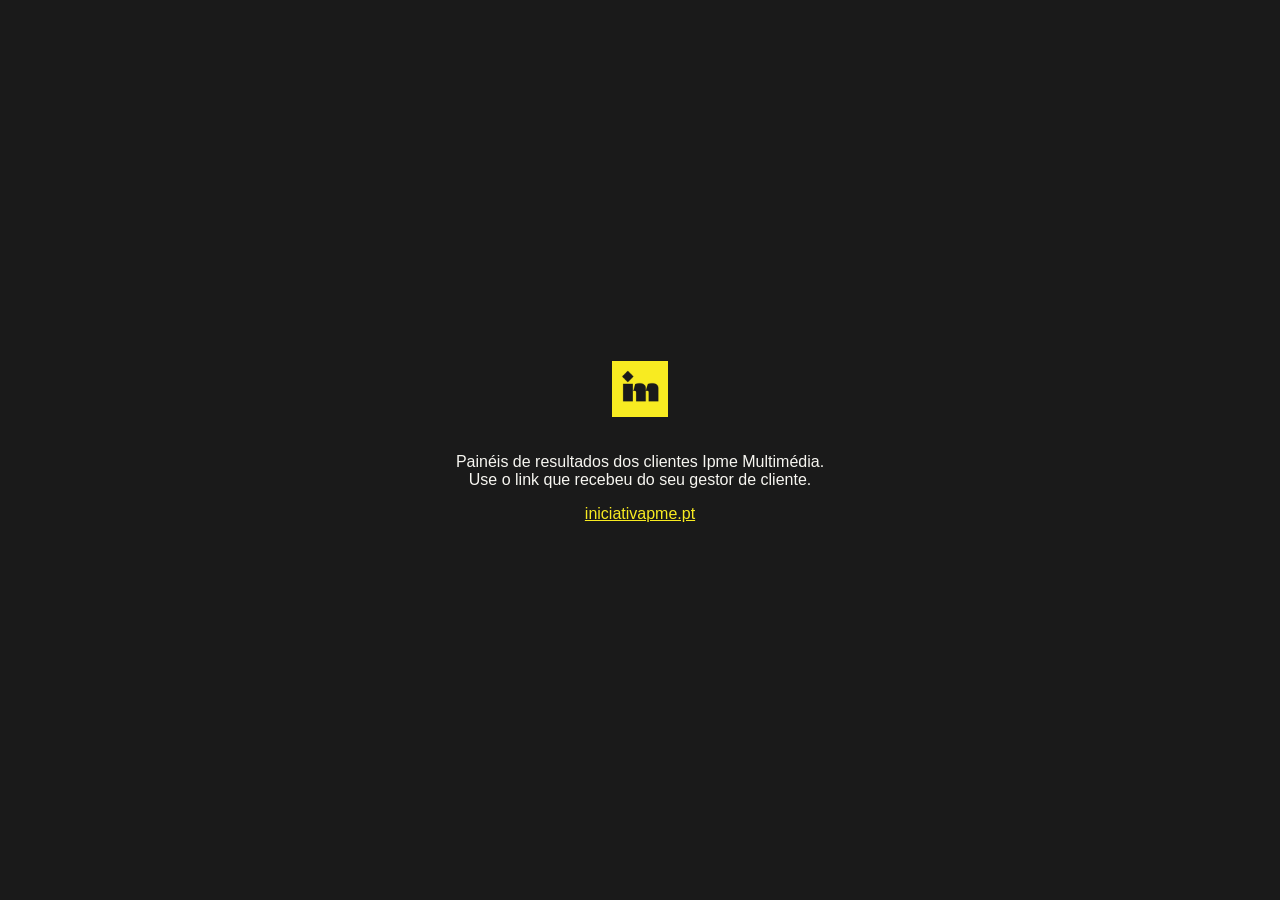
<file: index.html>
<!doctype html><html lang="pt-PT"><head><meta charset="utf-8"><meta name="viewport" content="width=device-width,initial-scale=1"><meta name="robots" content="noindex,nofollow"><title>Ipme Multimédia</title>
<style>body{margin:0;min-height:100vh;display:flex;align-items:center;justify-content:center;background:#1A1A1A;color:#F7F6F1;font:16px Inter,Arial,sans-serif;text-align:center}img{height:56px;margin-bottom:16px}a{color:#F8EB21}</style></head>
<body><div><img src="assets/im.png" alt="Ipme Multimédia"><p>Painéis de resultados dos clientes Ipme Multimédia.<br>Use o link que recebeu do seu gestor de cliente.</p><p><a href="https://www.iniciativapme.pt">iniciativapme.pt</a></p></div></body></html>
</file>
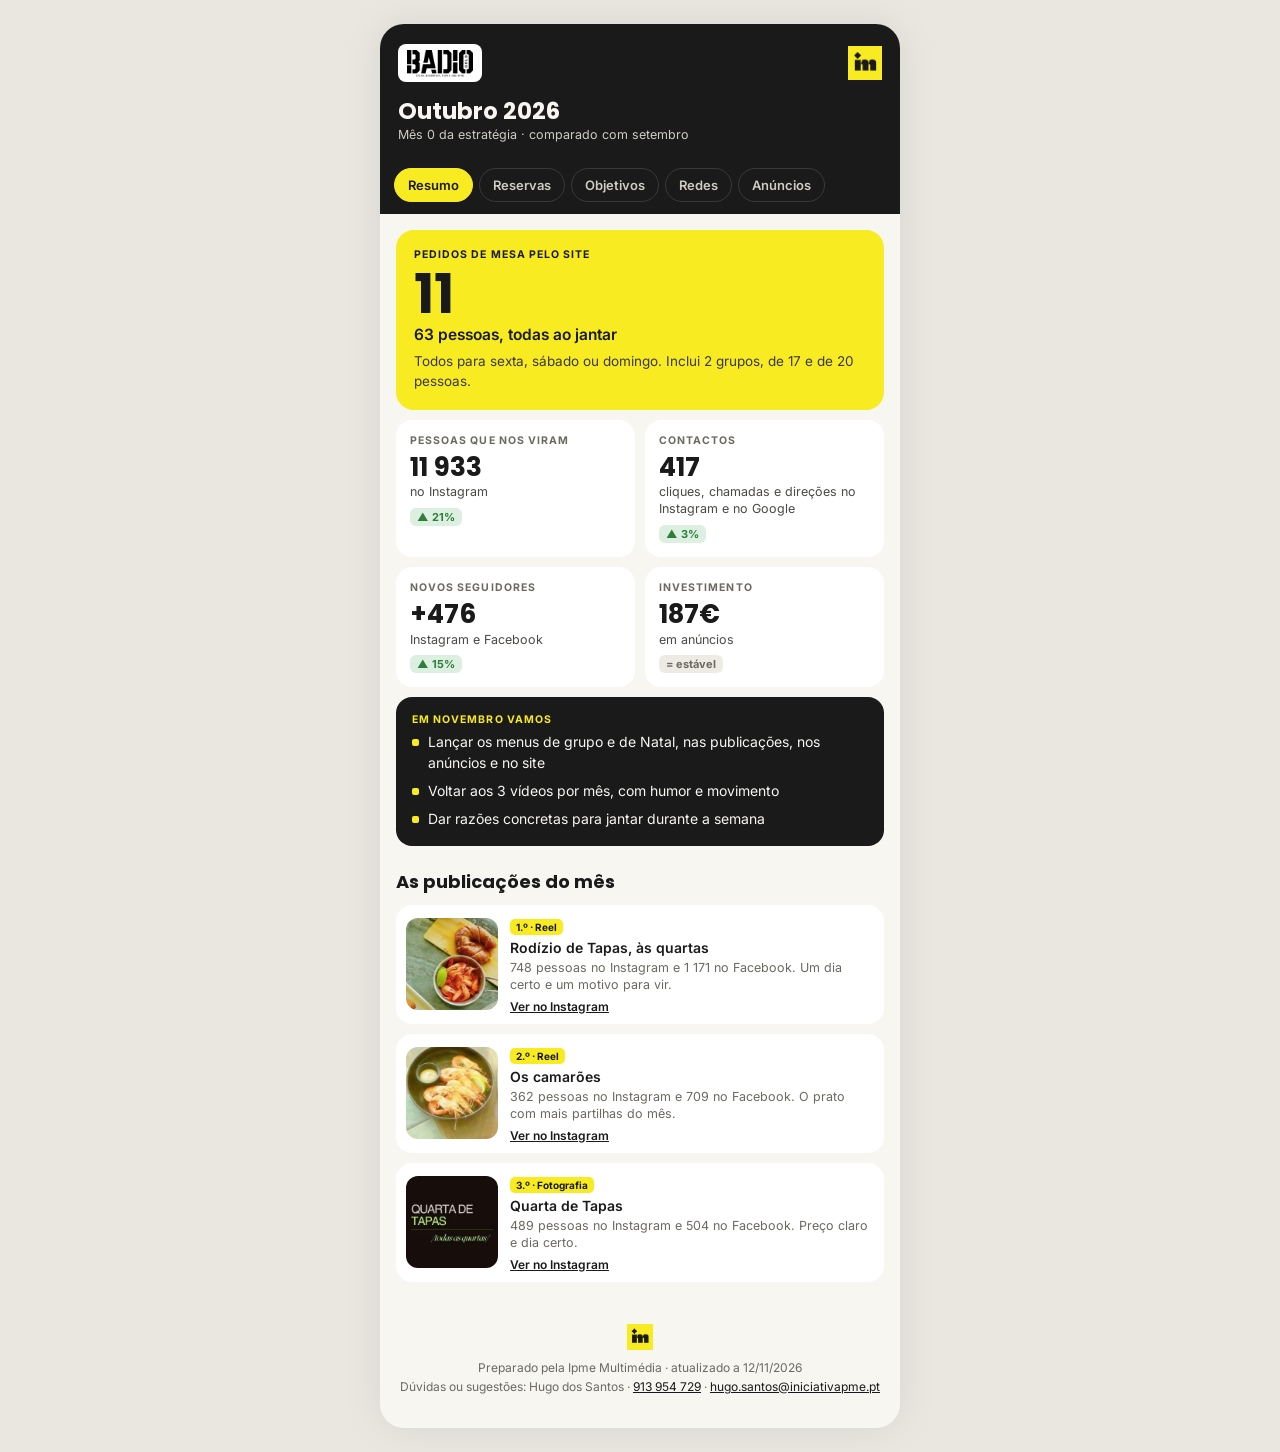
<file: badio-gondomar-fnab24/index.html>
<!doctype html>
<html lang="pt-PT"><head><meta charset="utf-8">
<meta name="viewport" content="width=device-width,initial-scale=1">
<meta name="robots" content="noindex,nofollow">
<meta name="theme-color" content="#1A1A1A">
<title>Badio Gold Gondomar · Resultados · Ipme Multimédia</title>
<link rel="icon" href="../assets/im.png">
<link rel="preconnect" href="https://fonts.googleapis.com"><link rel="preconnect" href="https://fonts.gstatic.com" crossorigin>
<link href="https://fonts.googleapis.com/css2?family=Inter:wght@400;500;600;700&family=Poppins:wght@600;700&display=swap" rel="stylesheet">
<link rel="stylesheet" href="../assets/painel.css">
</head><body><div class="app" id="app"></div>
<script src="dados.js"></script><script src="../assets/painel.js"></script>
</body></html>
</file>
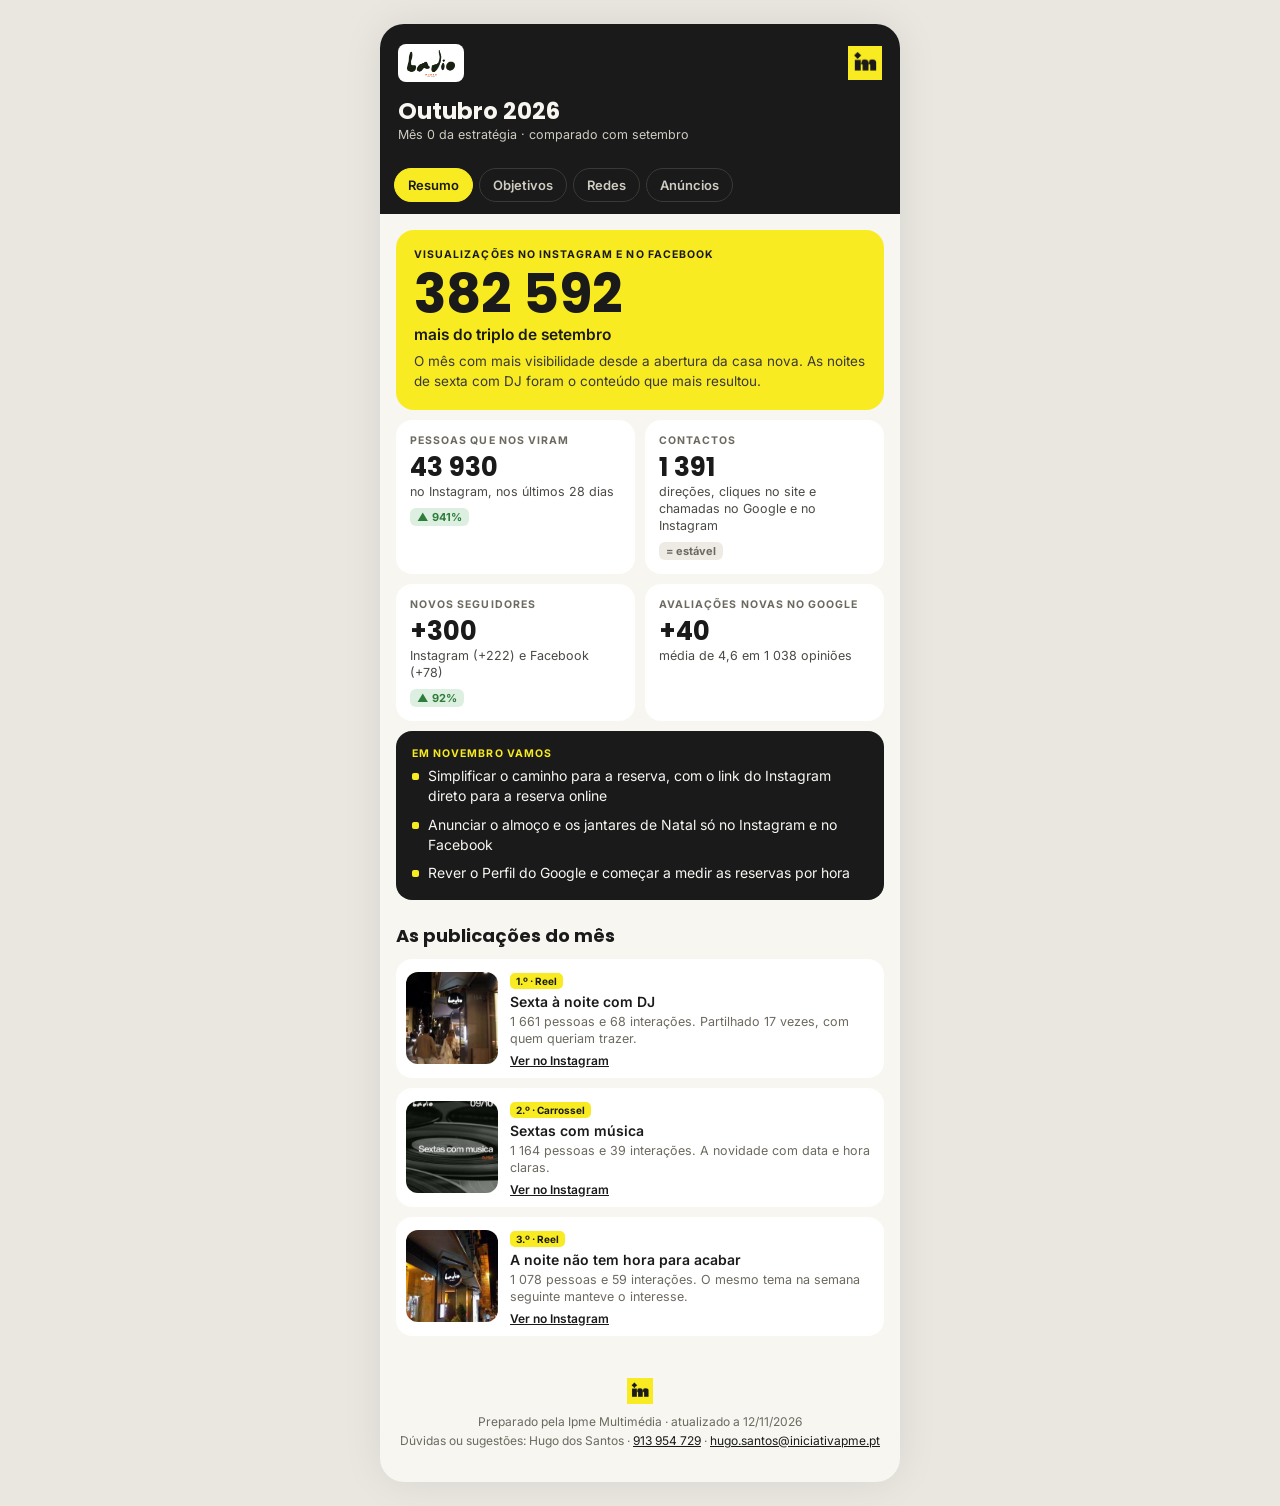
<file: badio-porto-ox5yru/index.html>
<!doctype html>
<html lang="pt-PT"><head><meta charset="utf-8">
<meta name="viewport" content="width=device-width,initial-scale=1">
<meta name="robots" content="noindex,nofollow">
<meta name="theme-color" content="#1A1A1A">
<title>Badio Porto · Resultados · Ipme Multimédia</title>
<link rel="icon" href="../assets/im.png">
<link rel="preconnect" href="https://fonts.googleapis.com"><link rel="preconnect" href="https://fonts.gstatic.com" crossorigin>
<link href="https://fonts.googleapis.com/css2?family=Inter:wght@400;500;600;700&family=Poppins:wght@600;700&display=swap" rel="stylesheet">
<link rel="stylesheet" href="../assets/painel.css">
</head><body><div class="app" id="app"></div>
<script src="dados.js"></script><script src="../assets/painel.js"></script>
</body></html>
</file>
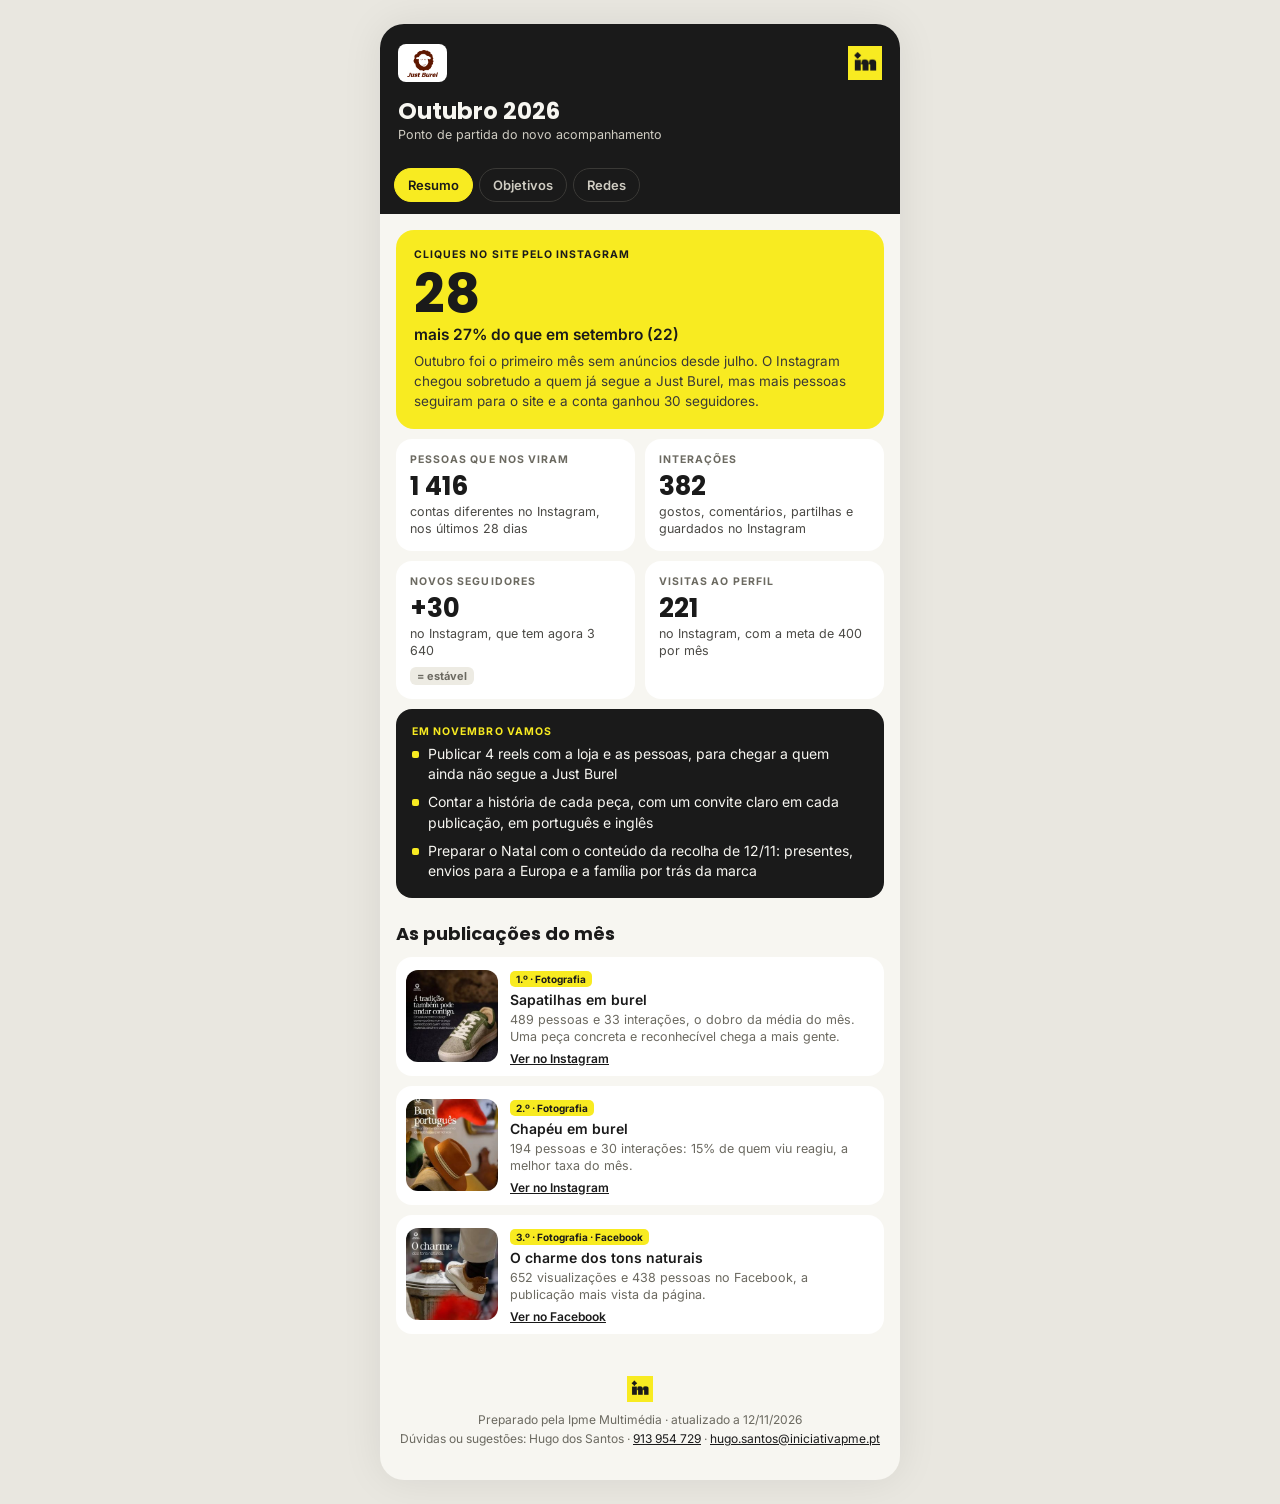
<file: justburel-dc7g1a/index.html>
<!doctype html>
<html lang="pt-PT"><head><meta charset="utf-8">
<meta name="viewport" content="width=device-width,initial-scale=1">
<meta name="robots" content="noindex,nofollow">
<meta name="theme-color" content="#1A1A1A">
<title>Just Burel · Resultados · Ipme Multimédia</title>
<link rel="icon" href="../assets/im.png">
<link rel="preconnect" href="https://fonts.googleapis.com"><link rel="preconnect" href="https://fonts.gstatic.com" crossorigin>
<link href="https://fonts.googleapis.com/css2?family=Inter:wght@400;500;600;700&family=Poppins:wght@600;700&display=swap" rel="stylesheet">
<link rel="stylesheet" href="../assets/painel.css">
</head><body><div class="app" id="app"></div>
<script src="dados.js"></script><script src="../assets/painel.js"></script>
</body></html>
</file>
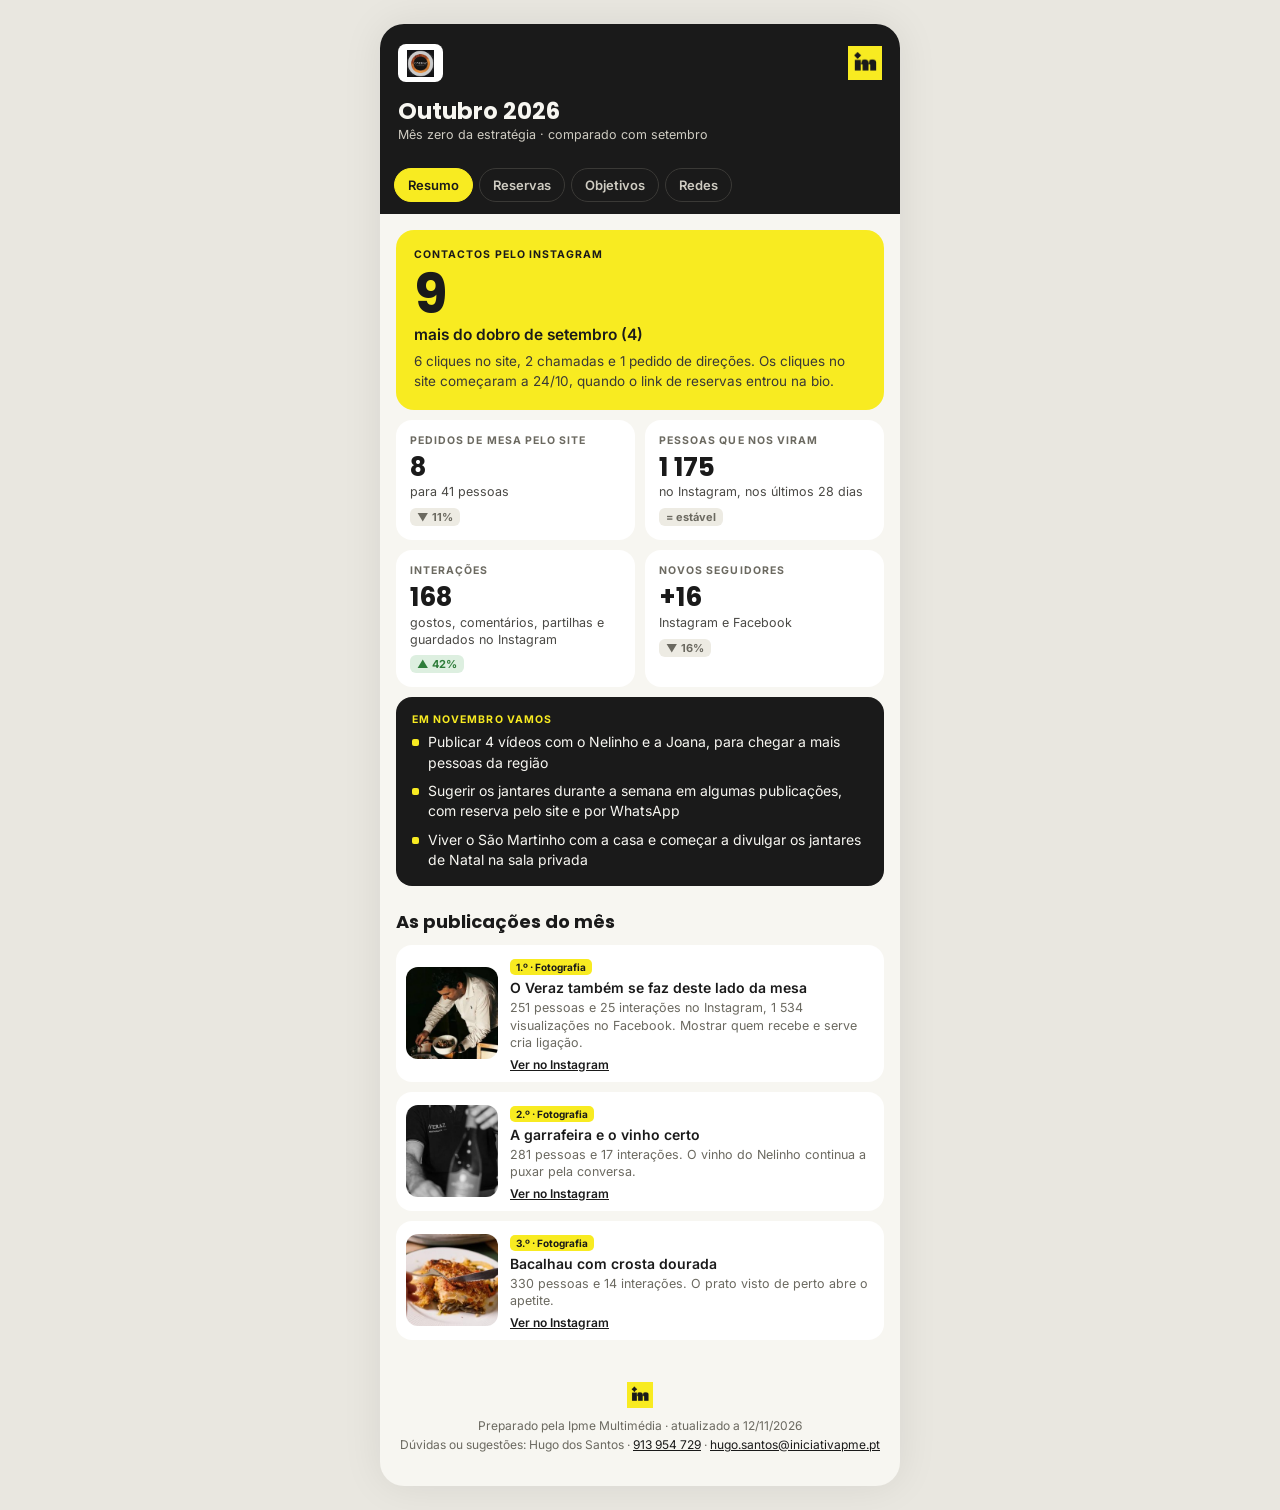
<file: o-veraz-dva6ue/index.html>
<!doctype html>
<html lang="pt-PT"><head><meta charset="utf-8">
<meta name="viewport" content="width=device-width,initial-scale=1">
<meta name="robots" content="noindex,nofollow">
<meta name="theme-color" content="#1A1A1A">
<title>O Veraz · Resultados · Ipme Multimédia</title>
<link rel="icon" href="../assets/im.png">
<link rel="preconnect" href="https://fonts.googleapis.com"><link rel="preconnect" href="https://fonts.gstatic.com" crossorigin>
<link href="https://fonts.googleapis.com/css2?family=Inter:wght@400;500;600;700&family=Poppins:wght@600;700&display=swap" rel="stylesheet">
<link rel="stylesheet" href="../assets/painel.css">
</head><body><div class="app" id="app"></div>
<script src="dados.js"></script><script src="../assets/painel.js"></script>
</body></html>
</file>
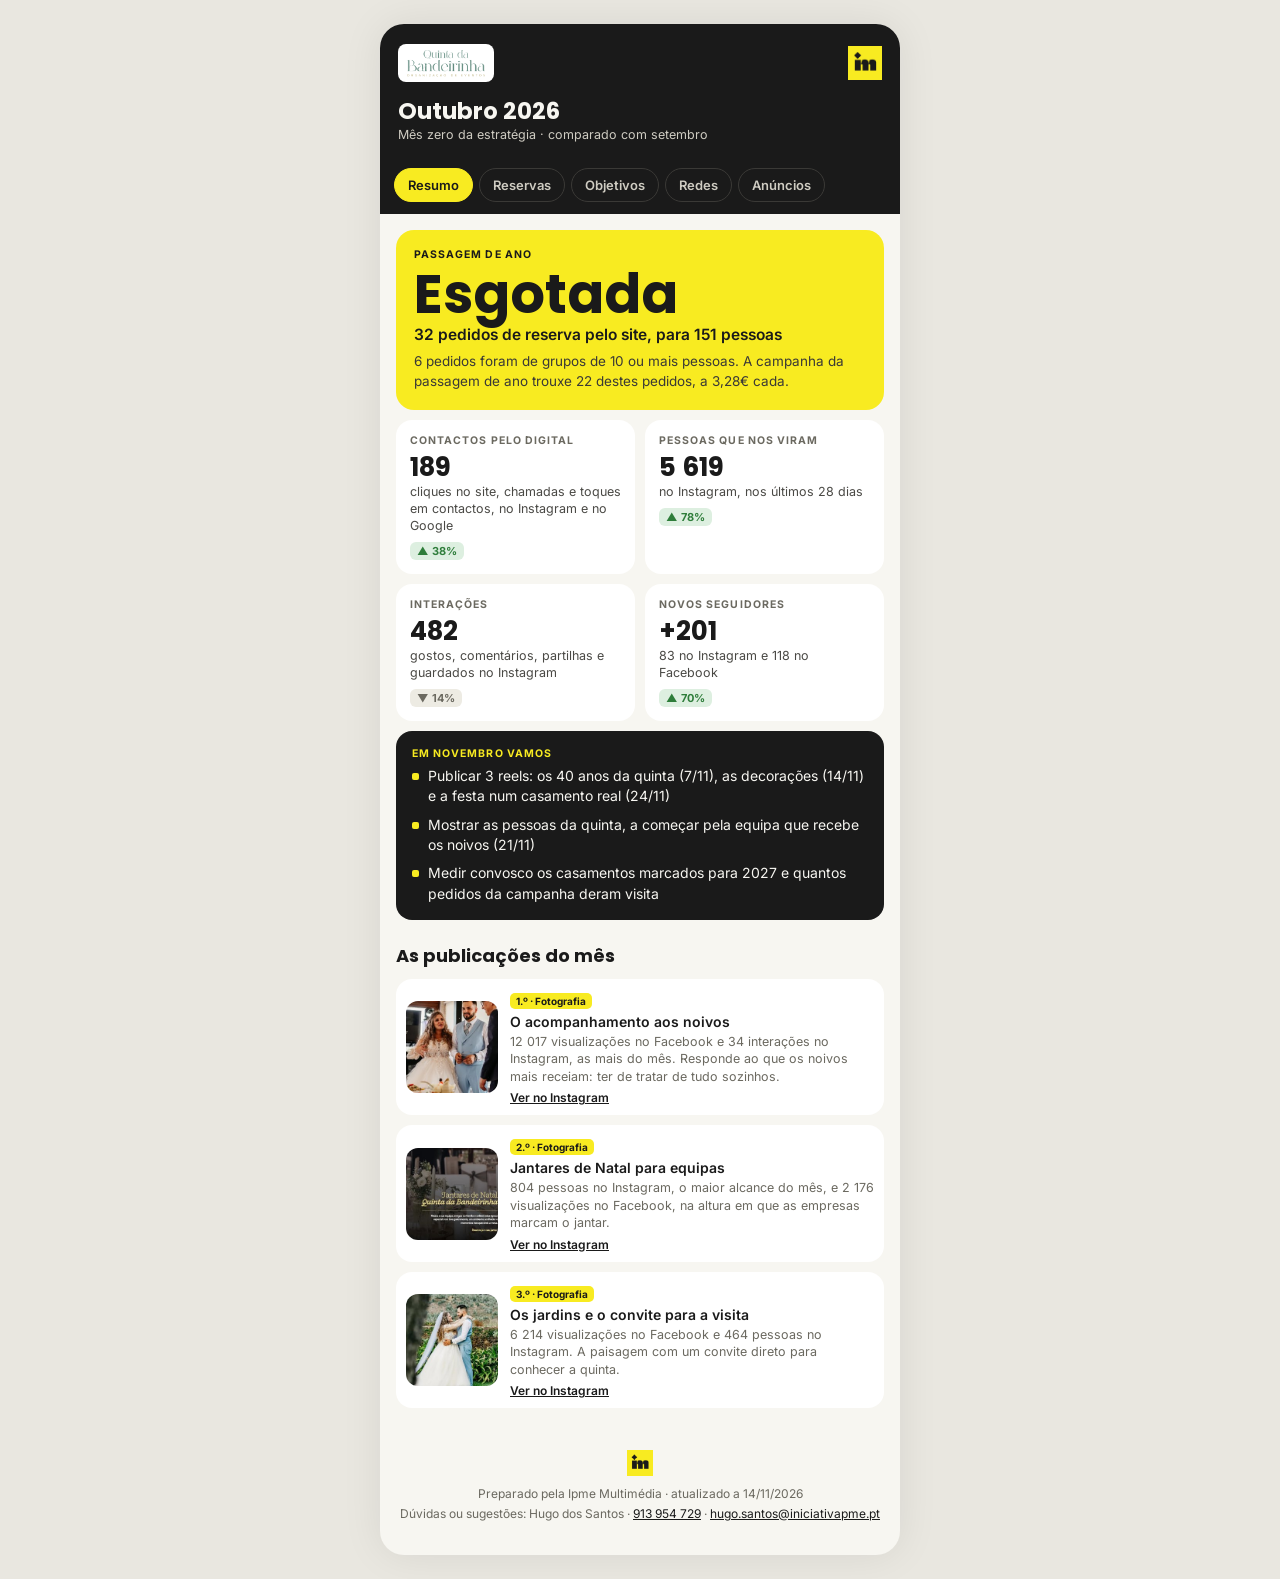
<file: quinta-bandeirinha-jdweqk/index.html>
<!doctype html>
<html lang="pt-PT"><head><meta charset="utf-8">
<meta name="viewport" content="width=device-width,initial-scale=1">
<meta name="robots" content="noindex,nofollow">
<meta name="theme-color" content="#1A1A1A">
<title>Quinta da Bandeirinha · Resultados · Ipme Multimédia</title>
<link rel="icon" href="../assets/im.png">
<link rel="preconnect" href="https://fonts.googleapis.com"><link rel="preconnect" href="https://fonts.gstatic.com" crossorigin>
<link href="https://fonts.googleapis.com/css2?family=Inter:wght@400;500;600;700&family=Poppins:wght@600;700&display=swap" rel="stylesheet">
<link rel="stylesheet" href="../assets/painel.css">
</head><body><div class="app" id="app"></div>
<script src="dados.js"></script><script src="../assets/painel.js"></script>
</body></html>
</file>
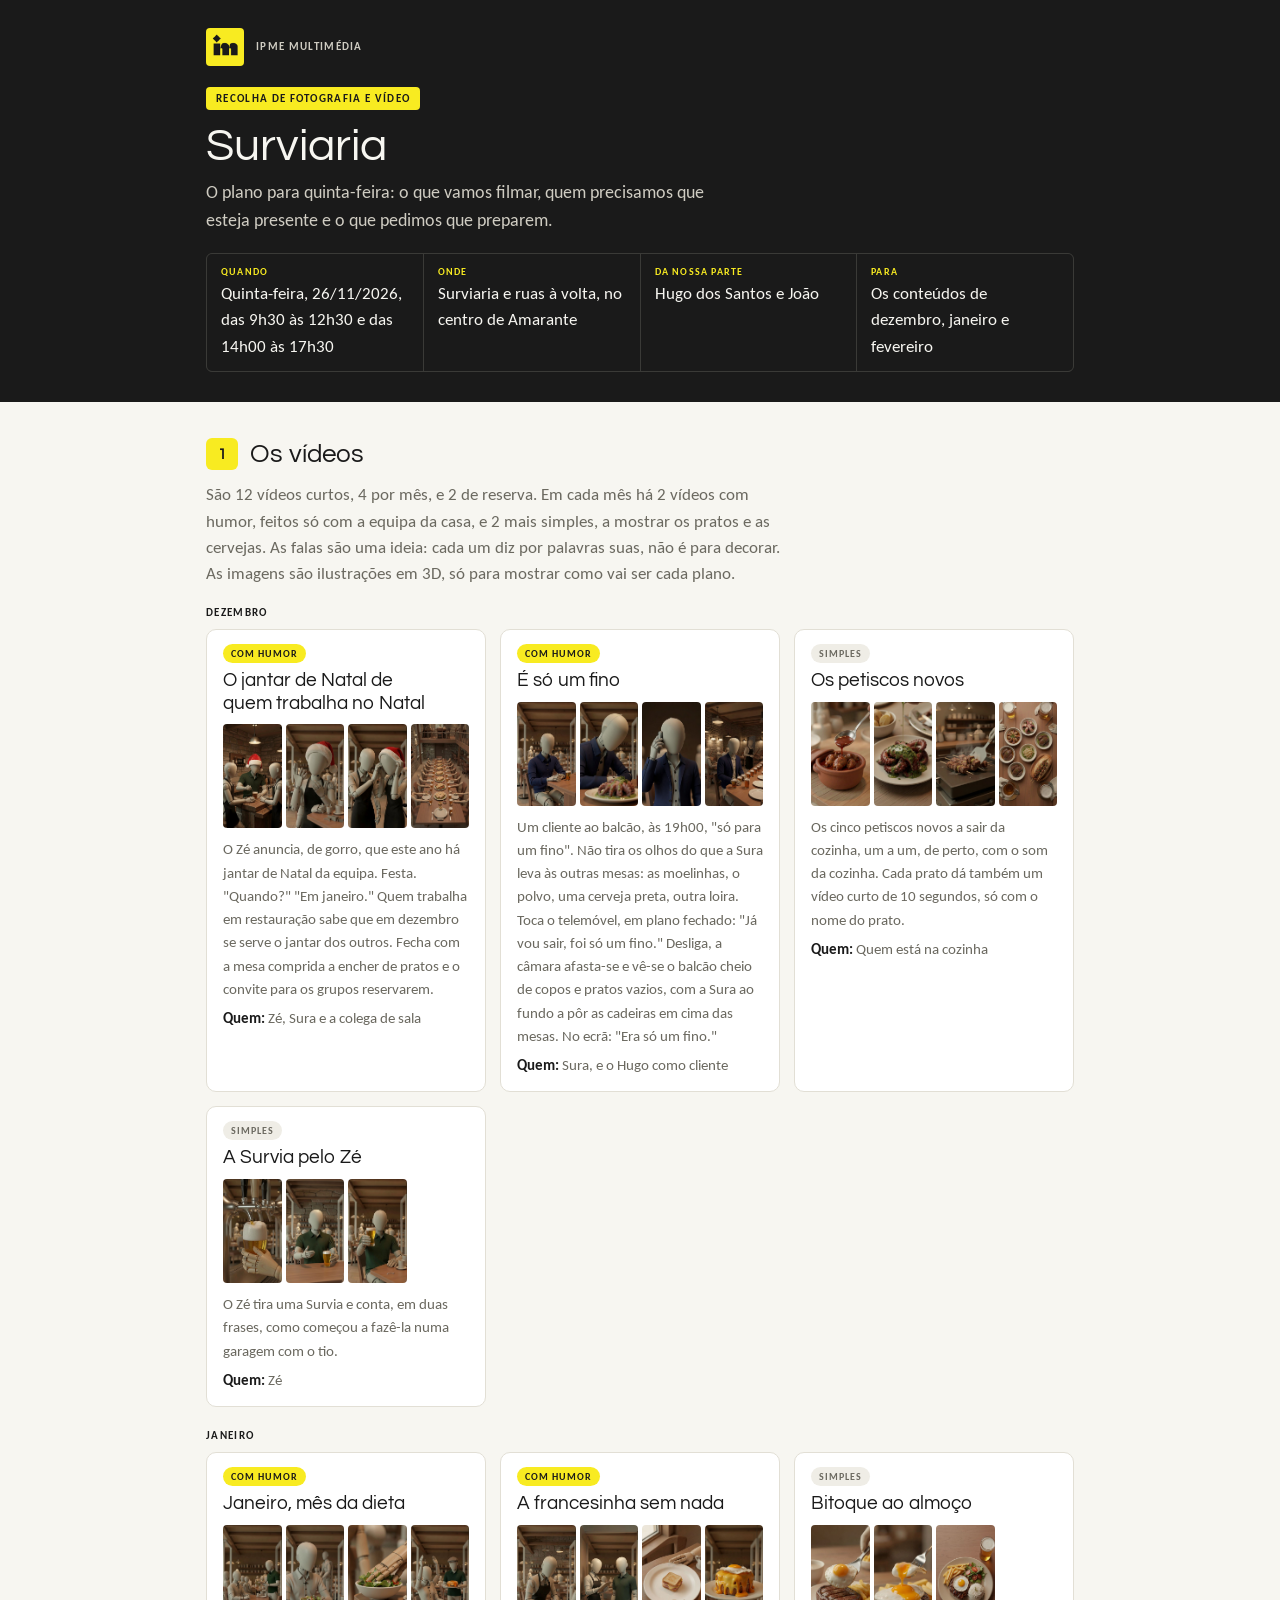
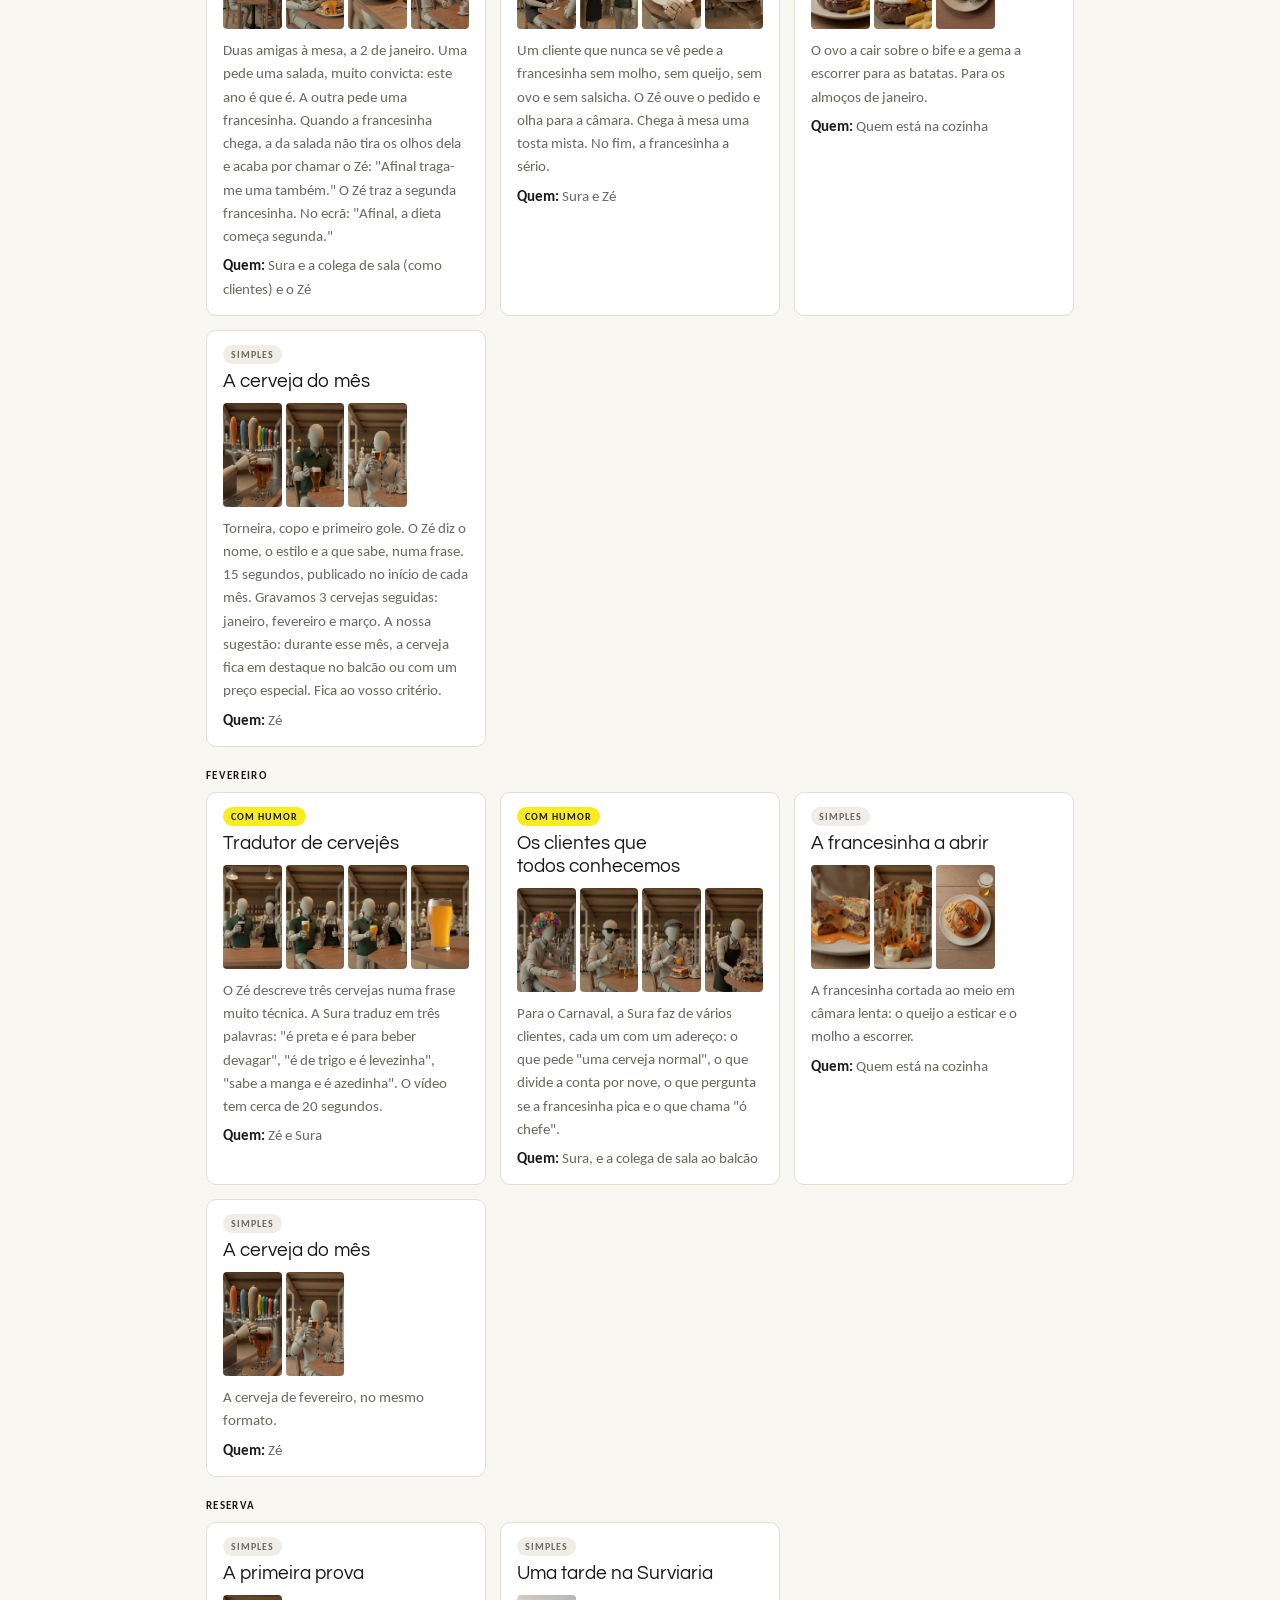
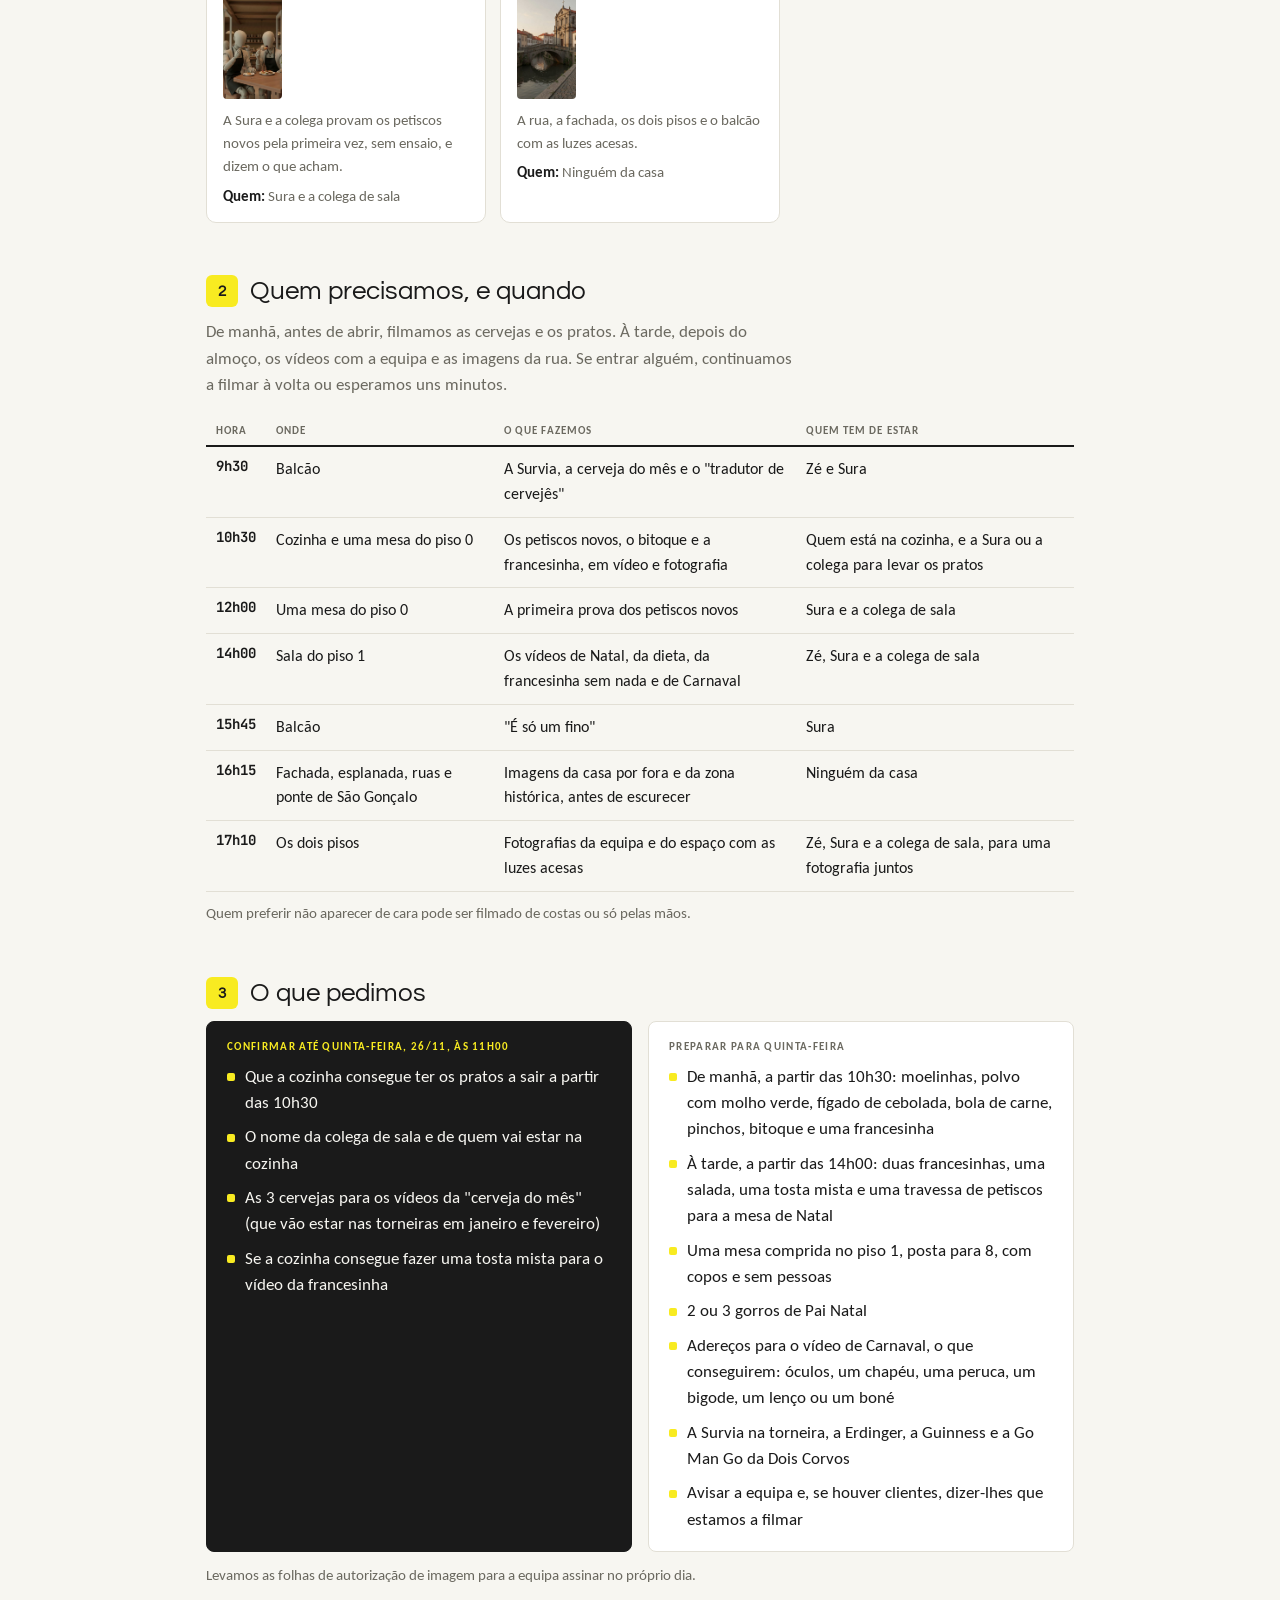
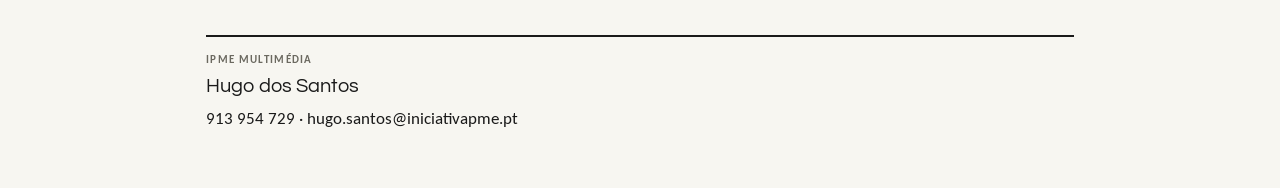
<file: recolhas/surviaria-x5njun/index.html>
<!doctype html>
<html lang="pt-PT"><head><meta charset="utf-8"><meta name="viewport" content="width=device-width,initial-scale=1,viewport-fit=cover">
<title>Recolha Surviaria</title>
<meta name="robots" content="noindex,nofollow">
<link rel="preconnect" href="https://fonts.googleapis.com">
<link rel="stylesheet" href="https://fonts.googleapis.com/css2?family=Questrial&family=Carlito:wght@400;700&family=JetBrains+Mono:wght@500;700&display=swap">
<style>
:root{
  --bg:#F7F6F1; --surface:#FFFFFF; --ink:#1A1A1A; --muted:#6B6960; --line:#E2DFD5; --soft:#EFEDE6;
  --yellow:#F8EB21; --band:#1A1A1A; --band-ink:#F7F6F1; --band-muted:#CFCCC2;
  --f-display:'Questrial','Century Gothic','URW Gothic',Arial,sans-serif;
  --f-body:'Carlito',Calibri,'Lato',Arial,sans-serif;
  --f-mono:'JetBrains Mono',ui-monospace,Menlo,Consolas,monospace;
  color-scheme:light;
}
@media (prefers-color-scheme:dark){:root:not([data-theme="light"]){
  --bg:#141413; --surface:#1E1E1C; --ink:#F2F0E9; --muted:#A9A69C; --line:#34332F; --soft:#26251F; --band:#0B0B0A; --band-ink:#F2F0E9; color-scheme:dark}}
:root[data-theme="dark"]{
  --bg:#141413; --surface:#1E1E1C; --ink:#F2F0E9; --muted:#A9A69C; --line:#34332F; --soft:#26251F; --band:#0B0B0A; --band-ink:#F2F0E9; color-scheme:dark}
*{box-sizing:border-box}
body{margin:0;background:var(--bg);color:var(--ink);font:17px/1.55 var(--f-body)}
body::before{content:"";position:fixed;inset:0 0 auto;height:env(safe-area-inset-top,0px);z-index:10;background:var(--band)}
img{max-width:100%;display:block}
.wrap{max-width:900px;margin:0 auto;padding-left:max(16px,env(safe-area-inset-left,0px));padding-right:max(16px,env(safe-area-inset-right,0px))}
h1,h2,h3{font-family:var(--f-display);font-weight:400;margin:0;text-wrap:balance}
p{margin:0}
.k{font:700 11px/1.2 var(--f-body);letter-spacing:.12em;text-transform:uppercase;color:var(--muted)}
.note{font-size:15px;color:var(--muted)}
.band{background:var(--band);color:var(--band-ink)}
.band .wrap{padding-block:28px 30px;display:grid;gap:18px}
.brand{display:flex;align-items:center;gap:12px}
.brand img{width:38px;height:38px;border-radius:4px}
.brand span{font:700 11px/1.3 var(--f-body);letter-spacing:.12em;text-transform:uppercase;color:var(--band-muted)}
.tag{display:inline-block;background:var(--yellow);color:#1A1A1A;font:700 11px var(--f-body);letter-spacing:.12em;text-transform:uppercase;padding:5px 10px;border-radius:4px}
.band h1{font-size:clamp(30px,5vw,46px);line-height:1.06;margin-top:12px}
.band .sub{color:var(--band-muted);font-size:18px;margin-top:8px;max-width:60ch}
.facts{display:grid;grid-template-columns:repeat(auto-fit,minmax(170px,1fr));gap:1px;background:#3A3A37;border:1px solid #3A3A37;border-radius:6px;overflow:hidden}
.facts div{background:var(--band);padding:11px 14px}
.facts b{display:block;font:700 10px var(--f-body);letter-spacing:.12em;text-transform:uppercase;color:var(--yellow);margin-bottom:3px}
main .wrap{padding-block:32px 56px;display:grid;gap:48px}
main .wrap>*{min-width:0}
.sec-h{display:flex;align-items:center;gap:12px;margin-bottom:8px}
.sec-h .n{width:32px;height:32px;border-radius:6px;background:var(--yellow);color:#1A1A1A;display:grid;place-items:center;font:700 15px var(--f-display);flex:none}
.sec-h h2{font-size:26px}
.lead{color:var(--muted);max-width:66ch;margin:2px 0 18px}
.month{margin-top:22px}
.month:first-of-type{margin-top:0}
.month>.k{margin-bottom:10px;color:var(--ink)}
.cards{display:grid;grid-template-columns:repeat(auto-fill,minmax(260px,1fr));gap:14px}
.card{background:var(--surface);border:1px solid var(--line);border-radius:10px;padding:14px 16px;display:grid;gap:6px;align-content:start}
.card .top{display:flex;align-items:center;gap:8px;flex-wrap:wrap}
.pill{font:700 10px var(--f-body);letter-spacing:.1em;text-transform:uppercase;padding:3px 8px;border-radius:20px;background:var(--soft);color:var(--muted)}
.pill.hum{background:var(--yellow);color:#1A1A1A}
.card h3{font-size:19px;line-height:1.2}
.strip{display:grid;grid-template-columns:repeat(4,1fr);gap:4px;margin:4px 0}
.strip img{width:100%;aspect-ratio:9/16;object-fit:cover;border-radius:4px;background:var(--soft)}
.card .who{font-size:15px;color:var(--muted)}
.card .who b{color:var(--ink);font-weight:700}
table{width:100%;border-collapse:collapse;font-size:16px}
th{font:700 11px var(--f-body);letter-spacing:.1em;text-transform:uppercase;color:var(--muted);text-align:left;padding:8px 10px;border-bottom:2px solid var(--ink)}
td{padding:10px;border-bottom:1px solid var(--line);vertical-align:top}
td.h{font:700 14px var(--f-mono);white-space:nowrap}
.tablewrap{overflow-x:auto}
.two{display:grid;grid-template-columns:1fr 1fr;gap:16px}
.box{background:var(--surface);border:1px solid var(--line);border-radius:8px;padding:18px 20px}
.box.dark{background:var(--band);color:var(--band-ink);border-color:var(--band)}
.box.dark .k{color:var(--yellow)}
ul.l{list-style:none;margin:10px 0 0;padding:0;display:grid;gap:8px}
ul.l li{padding-left:18px;position:relative}
ul.l li:before{content:"";position:absolute;left:0;top:.55em;width:8px;height:8px;background:var(--yellow);border-radius:2px}
.sign{border-top:2px solid var(--ink);padding-top:16px;display:grid;gap:4px}
.sign b{font-family:var(--f-display);font-weight:400;font-size:20px}
@media (max-width:700px){.two{grid-template-columns:1fr}}
</style></head><body>

<header class="band">
  <div class="wrap">
    <div class="brand"><img src="img/ipme.png" alt="Ipme Multimédia"><span>Ipme Multimédia</span></div>
    <div>
      <span class="tag">Recolha de fotografia e vídeo</span>
      <h1>Surviaria</h1>
      <p class="sub">O plano para quinta-feira: o que vamos filmar, quem precisamos que esteja presente e o que pedimos que preparem.</p>
    </div>
    <div class="facts">
      <div><b>Quando</b>Quinta-feira, 26/11/2026, das 9h30 às 12h30 e das 14h00 às 17h30</div>
      <div><b>Onde</b>Surviaria e ruas à volta, no centro de Amarante</div>
      <div><b>Da nossa parte</b>Hugo dos Santos e João</div>
      <div><b>Para</b>Os conteúdos de dezembro, janeiro e fevereiro</div>
    </div>
  </div>
</header>

<main>
<div class="wrap">

  <section>
    <div class="sec-h"><span class="n">1</span><h2>Os vídeos</h2></div>
    <p class="lead">São 12 vídeos curtos, 4 por mês, e 2 de reserva. Em cada mês há 2 vídeos com humor, feitos só com a equipa da casa, e 2 mais simples, a mostrar os pratos e as cervejas. As falas são uma ideia: cada um diz por palavras suas, não é para decorar. As imagens são ilustrações em 3D, só para mostrar como vai ser cada plano.</p>
    <div id="meses"></div>
  </section>

  <section>
    <div class="sec-h"><span class="n">2</span><h2>Quem precisamos, e quando</h2></div>
    <p class="lead">De manhã, antes de abrir, filmamos as cervejas e os pratos. À tarde, depois do almoço, os vídeos com a equipa e as imagens da rua. Se entrar alguém, continuamos a filmar à volta ou esperamos uns minutos.</p>
    <div class="tablewrap"><table>
      <thead><tr><th>Hora</th><th>Onde</th><th>O que fazemos</th><th>Quem tem de estar</th></tr></thead>
      <tbody>
        <tr><td class="h">9h30</td><td>Balcão</td><td>A Survia, a cerveja do mês e o "tradutor de cervejês"</td><td>Zé e Sura</td></tr>
        <tr><td class="h">10h30</td><td>Cozinha e uma mesa do piso 0</td><td>Os petiscos novos, o bitoque e a francesinha, em vídeo e fotografia</td><td>Quem está na cozinha, e a Sura ou a colega para levar os pratos</td></tr>
        <tr><td class="h">12h00</td><td>Uma mesa do piso 0</td><td>A primeira prova dos petiscos novos</td><td>Sura e a colega de sala</td></tr>
        <tr><td class="h">14h00</td><td>Sala do piso 1</td><td>Os vídeos de Natal, da dieta, da francesinha sem nada e de Carnaval</td><td>Zé, Sura e a colega de sala</td></tr>
        <tr><td class="h">15h45</td><td>Balcão</td><td>"É só um fino"</td><td>Sura</td></tr>
        <tr><td class="h">16h15</td><td>Fachada, esplanada, ruas e ponte de São Gonçalo</td><td>Imagens da casa por fora e da zona histórica, antes de escurecer</td><td>Ninguém da casa</td></tr>
        <tr><td class="h">17h10</td><td>Os dois pisos</td><td>Fotografias da equipa e do espaço com as luzes acesas</td><td>Zé, Sura e a colega de sala, para uma fotografia juntos</td></tr>
      </tbody>
    </table></div>
    <p class="note" style="margin-top:10px">Quem preferir não aparecer de cara pode ser filmado de costas ou só pelas mãos.</p>
  </section>

  <section>
    <div class="sec-h"><span class="n">3</span><h2>O que pedimos</h2></div>
    <div class="two">
      <div class="box dark">
        <p class="k">Confirmar até quinta-feira, 26/11, às 11h00</p>
        <ul class="l">
          <li>Que a cozinha consegue ter os pratos a sair a partir das 10h30</li>
          <li>O nome da colega de sala e de quem vai estar na cozinha</li>
          <li>As 3 cervejas para os vídeos da "cerveja do mês" (que vão estar nas torneiras em janeiro e fevereiro)</li>
          <li>Se a cozinha consegue fazer uma tosta mista para o vídeo da francesinha</li>
        </ul>
      </div>
      <div class="box">
        <p class="k">Preparar para quinta-feira</p>
        <ul class="l">
          <li>De manhã, a partir das 10h30: moelinhas, polvo com molho verde, fígado de cebolada, bola de carne, pinchos, bitoque e uma francesinha</li><li>À tarde, a partir das 14h00: duas francesinhas, uma salada, uma tosta mista e uma travessa de petiscos para a mesa de Natal</li>
          <li>Uma mesa comprida no piso 1, posta para 8, com copos e sem pessoas</li>
          <li>2 ou 3 gorros de Pai Natal</li>
          <li>Adereços para o vídeo de Carnaval, o que conseguirem: óculos, um chapéu, uma peruca, um bigode, um lenço ou um boné</li>
          <li>A Survia na torneira, a Erdinger, a Guinness e a Go Man Go da Dois Corvos</li>
          <li>Avisar a equipa e, se houver clientes, dizer-lhes que estamos a filmar</li>
        </ul>
      </div>
    </div>
    <p class="note" style="margin-top:12px">Levamos as folhas de autorização de imagem para a equipa assinar no próprio dia.</p>
  </section>

  <div class="sign">
    <p class="k">Ipme Multimédia</p>
    <b>Hugo dos Santos</b>
    <p>913 954 729 · hugo.santos@iniciativapme.pt</p>
  </div>

</div>
</main>

<script>
const MESES=[
 {m:'Dezembro',r:[
  {i:['r1-1', 'r1-3', 'r1-4', 'r1-5'],t:'O jantar de Natal de quem trabalha no Natal',h:1,w:'O Zé anuncia, de gorro, que este ano há jantar de Natal da equipa. Festa. "Quando?" "Em janeiro." Quem trabalha em restauração sabe que em dezembro se serve o jantar dos outros. Fecha com a mesa comprida a encher de pratos e o convite para os grupos reservarem.',p:'Zé, Sura e a colega de sala'},
  {i:['r2-1', 'r2-3', 'r2-7', 'r2-8'],t:'É só um fino',h:1,w:'Um cliente ao balcão, às 19h00, "só para um fino". Não tira os olhos do que a Sura leva às outras mesas: as moelinhas, o polvo, uma cerveja preta, outra loira. Toca o telemóvel, em plano fechado: "Já vou sair, foi só um fino." Desliga, a câmara afasta-se e vê-se o balcão cheio de copos e pratos vazios, com a Sura ao fundo a pôr as cadeiras em cima das mesas. No ecrã: "Era só um fino."',p:'Sura, e o Hugo como cliente'},
  {i:['r3-1', 'r3-2', 'r3-5', 'r3-6'],t:'Os petiscos novos',h:0,w:'Os cinco petiscos novos a sair da cozinha, um a um, de perto, com o som da cozinha. Cada prato dá também um vídeo curto de 10 segundos, só com o nome do prato.',p:'Quem está na cozinha'},
  {i:['r4-1', 'r4-2', 'r4-3'],t:'A Survia pelo Zé',h:0,w:'O Zé tira uma Survia e conta, em duas frases, como começou a fazê-la numa garagem com o tio.',p:'Zé'}]},
 {m:'Janeiro',r:[
  {i:['r5-1', 'r5-3', 'r5-4', 'r5-5'],t:'Janeiro, mês da dieta',h:1,w:'Duas amigas à mesa, a 2 de janeiro. Uma pede uma salada, muito convicta: este ano é que é. A outra pede uma francesinha. Quando a francesinha chega, a da salada não tira os olhos dela e acaba por chamar o Zé: "Afinal traga-me uma também." O Zé traz a segunda francesinha. No ecrã: "Afinal, a dieta começa segunda."',p:'Sura e a colega de sala (como clientes) e o Zé'},
  {i:['r6-1', 'r6-3', 'r6-4', 'r6-5'],t:'A francesinha sem nada',h:1,w:'Um cliente que nunca se vê pede a francesinha sem molho, sem queijo, sem ovo e sem salsicha. O Zé ouve o pedido e olha para a câmara. Chega à mesa uma tosta mista. No fim, a francesinha a sério.',p:'Sura e Zé'},
  {i:['r7-1', 'r7-2', 'r7-3'],t:'Bitoque ao almoço',h:0,w:'O ovo a cair sobre o bife e a gema a escorrer para as batatas. Para os almoços de janeiro.',p:'Quem está na cozinha'},
  {i:['r8-1', 'r8-2', 'r8-3'],t:'A cerveja do mês',h:0,w:'Torneira, copo e primeiro gole. O Zé diz o nome, o estilo e a que sabe, numa frase. 15 segundos, publicado no início de cada mês. Gravamos 3 cervejas seguidas: janeiro, fevereiro e março. A nossa sugestão: durante esse mês, a cerveja fica em destaque no balcão ou com um preço especial. Fica ao vosso critério.',p:'Zé'}]},
 {m:'Fevereiro',r:[
  {i:['r9-2', 'r9-3', 'r9-4', 'r9-5'],t:'Tradutor de cervejês',h:1,w:'O Zé descreve três cervejas numa frase muito técnica. A Sura traduz em três palavras: "é preta e é para beber devagar", "é de trigo e é levezinha", "sabe a manga e é azedinha". O vídeo tem cerca de 20 segundos.',p:'Zé e Sura'},
  {i:['r10-2', 'r10-3', 'r10-4', 'r10-6'],t:'Os clientes que todos conhecemos',h:1,w:'Para o Carnaval, a Sura faz de vários clientes, cada um com um adereço: o que pede "uma cerveja normal", o que divide a conta por nove, o que pergunta se a francesinha pica e o que chama "ó chefe".',p:'Sura, e a colega de sala ao balcão'},
  {i:['r11-1', 'r11-2', 'r11-3'],t:'A francesinha a abrir',h:0,w:'A francesinha cortada ao meio em câmara lenta: o queijo a esticar e o molho a escorrer.',p:'Quem está na cozinha'},
  {i:['r8-1', 'r8-3'],t:'A cerveja do mês',h:0,w:'A cerveja de fevereiro, no mesmo formato.',p:'Zé'}]},
 {m:'Reserva',r:[
  {i:['r13-1'],t:'A primeira prova',h:0,w:'A Sura e a colega provam os petiscos novos pela primeira vez, sem ensaio, e dizem o que acham.',p:'Sura e a colega de sala'},
  {i:['r14-1'],t:'Uma tarde na Surviaria',h:0,w:'A rua, a fachada, os dois pisos e o balcão com as luzes acesas.',p:'Ninguém da casa'}]}
];
document.getElementById('meses').innerHTML=MESES.map(g=>`<div class="month"><p class="k">${g.m}</p><div class="cards">${g.r.map(c=>`<div class="card"><div class="top"><span class="pill${c.h?' hum':''}">${c.h?'Com humor':'Simples'}</span></div><h3>${c.t}</h3><div class="strip">${c.i.map(x=>`<img src="img/${x}.jpg" alt="" loading="lazy">`).join('')}</div><p class="note">${c.w}</p><p class="who"><b>Quem:</b> ${c.p}</p></div>`).join('')}</div></div>`).join('');
</script>
</body></html>
</file>
<file: assets/painel.css>
*{box-sizing:border-box;margin:0;padding:0}
:root{--am:#F8EB21;--pr:#1A1A1A;--cr:#F7F6F1;--bg:#E9E7E0;--tx2:#4A4945;--tx3:#6B6960;--ln:#EDEBE3;--ok:#2E7D3A;--okbg:#DDEFE0}
html{-webkit-text-size-adjust:100%}
body{background:var(--bg);font-family:Inter,system-ui,-apple-system,"Segoe UI",Arial,sans-serif;color:var(--pr);min-height:100vh}
h1,h2,h3,.n,.m{font-family:Poppins,Inter,Arial,sans-serif}
.app{max-width:520px;margin:0 auto;background:var(--cr);min-height:100vh;box-shadow:0 0 40px rgba(0,0,0,.08)}
.hd{background:var(--pr);color:var(--cr);padding:20px 18px 14px;position:relative}
.hd .l{display:flex;align-items:center;justify-content:space-between}
.hd .lg{background:#fff;border-radius:8px;padding:5px 9px;height:38px;display:flex;align-items:center}.hd .lg img{height:27px;display:block}
.hd .im{height:34px;display:block}
.mes{margin-top:16px;display:flex;align-items:flex-end;justify-content:space-between;gap:12px}
.mes .m{font-weight:700;font-size:23px;line-height:1.15}.mes .s{font-size:12.5px;color:#CFCCC2;margin-top:3px}
.sel{position:relative;flex:none}
.sel select{appearance:none;-webkit-appearance:none;background:#2A2A28;color:var(--cr);border:1px solid #3A3936;border-radius:20px;padding:7px 28px 7px 12px;font:600 12.5px Inter,Arial;cursor:pointer}
.sel:after{content:"▾";position:absolute;right:11px;top:50%;transform:translateY(-50%);font-size:11px;color:var(--cr);pointer-events:none}
.tabs{display:flex;gap:6px;padding:12px 14px;background:var(--pr);overflow-x:auto;scrollbar-width:none;position:sticky;top:0;z-index:10}
.tabs::-webkit-scrollbar{display:none}
.tab{font:600 13px Inter,Arial;color:#CFCCC2;padding:8px 13px;border-radius:18px;white-space:nowrap;border:1px solid #3A3936;background:none;cursor:pointer}
.tab.on{background:var(--am);color:var(--pr);border-color:var(--am)}
.bd{padding:16px 16px 8px}
.k{font:700 10.5px Inter,Arial;letter-spacing:.1em;text-transform:uppercase;color:var(--tx3);margin-bottom:6px}
.hero{background:var(--am);border-radius:18px;padding:18px}
.hero .k{color:var(--pr)}
.hero .n{font-weight:700;font-size:54px;line-height:1}.hero .t{font:600 15.5px Inter,Arial;margin-top:4px}
.hero .sub{font-size:13.5px;margin-top:8px;color:#3A3936;line-height:1.45}
.g2{display:grid;grid-template-columns:1fr 1fr;gap:10px;margin-top:10px}
.c{background:#fff;border-radius:16px;padding:14px}
.c .n{font-weight:700;font-size:26px;line-height:1.1}.c .t{font-size:12.5px;color:var(--tx2);margin-top:3px;line-height:1.35}
.v{display:inline-block;font:700 11px Inter,Arial;border-radius:6px;padding:2px 7px;margin-top:7px}
.v.up{background:var(--okbg);color:var(--ok)}.v.dn,.v.eq{background:var(--ln);color:var(--tx3)}
.dk{background:var(--pr);color:var(--cr);border-radius:16px;padding:16px;margin-top:10px}
.dk .k{color:var(--am)}
ul.l{list-style:none}ul.l li{font-size:14px;line-height:1.45;padding-left:16px;position:relative;margin-bottom:8px}
ul.l li:last-child{margin-bottom:0}
ul.l li:before{content:"";position:absolute;left:0;top:7px;width:7px;height:7px;background:var(--am);border-radius:2px}
.box ul.l li:before{border:1px solid var(--pr)}
.sec{font-weight:700;font-size:18px;margin:22px 0 10px}
.box{background:#fff;border-radius:16px;padding:16px}
.bars .br{display:flex;align-items:center;gap:10px;margin-bottom:10px;font-size:13.5px}
.bars .br:last-child{margin-bottom:0}
.br .lb{width:84px;color:var(--tx2);flex:none}.br .bg{flex:1;height:22px;background:var(--ln);border-radius:6px;overflow:hidden}
.br .bg i{display:block;height:100%;background:var(--am);border-right:2px solid var(--pr)}
.br .bg i.z{border:0}
.br .vv{width:40px;text-align:right;font:700 13.5px Inter,Arial;flex:none}
.ins{background:#fff;border-left:4px solid var(--am);border-radius:10px;padding:12px 14px;font-size:14px;line-height:1.5;margin-top:10px}
.list{background:#fff;border-radius:16px;padding:2px 14px}
.it{display:flex;justify-content:space-between;align-items:center;gap:10px;padding:12px 0;border-bottom:1px solid var(--ln);font-size:13.5px}
.it:last-child{border:0}.it b{font:700 13.5px Inter,Arial;white-space:nowrap}.it .sm{display:block;font-size:11.5px;color:var(--tx3);margin-top:2px}
.gr{background:var(--pr);color:var(--am);font:700 10px Inter,Arial;border-radius:5px;padding:2px 6px;margin-left:6px;vertical-align:1px}
.more{display:flex;justify-content:center;margin-top:12px}
.more button{background:var(--pr);color:var(--cr);font:600 13px Inter,Arial;border-radius:20px;padding:10px 18px;border:0;cursor:pointer}
.goal{background:#fff;border-radius:16px;padding:14px;margin-bottom:10px}
.goal .h{display:flex;justify-content:space-between;gap:10px;font:600 14px Inter,Arial}
.goal .h span{color:var(--tx3);font-weight:500;white-space:nowrap}
.goal .d{font-size:12px;color:var(--tx3);margin-top:2px}
.track{height:10px;background:var(--ln);border-radius:6px;margin:10px 0 6px;overflow:hidden}.track i{display:block;height:100%;background:var(--am);border-right:2px solid var(--pr)}
.track i.z{border:0}
.goal .f{font-size:12.5px;color:var(--tx3)}
.cols{display:flex;align-items:flex-end;gap:8px;height:130px;margin-top:10px;border-bottom:1px solid #E2DFD5}
.cols div{flex:1;display:flex;flex-direction:column;align-items:center;justify-content:flex-end;height:100%}
.cols i{display:block;width:100%;border-radius:6px 6px 0 0}
.cols i.y{background:var(--am);border:2px solid var(--pr);border-bottom:0}
.cols i.e{background:repeating-linear-gradient(45deg,var(--ln),var(--ln) 4px,var(--cr) 4px,var(--cr) 8px);border:1px dashed #C9C6BC;border-bottom:0;height:30%}
.cols b{font:700 11.5px Inter,Arial;margin-bottom:4px}
.lbs{display:flex;gap:8px;margin-top:6px}.lbs span{flex:1;text-align:center;font-size:11.5px;color:var(--tx3)}
.post{display:flex;gap:12px;background:#fff;border-radius:16px;padding:10px;align-items:center;margin-bottom:10px;color:inherit;text-decoration:none}
.post img{width:92px;height:92px;object-fit:cover;border-radius:12px;flex:none;background:var(--ln)}
.post .pos{display:inline-block;background:var(--am);font:700 10px Inter,Arial;border-radius:5px;padding:2px 6px;margin-bottom:4px}
.post .t{font:600 14px Inter,Arial}.post .s{font-size:12.5px;color:var(--tx3);margin-top:3px;line-height:1.4}
.post .ver{font:600 12px Inter,Arial;margin-top:5px;text-decoration:underline}
.rede{display:flex;align-items:center;gap:8px;margin:20px 0 8px}
.rede span{font:700 10px Inter,Arial;letter-spacing:.08em;text-transform:uppercase;background:var(--pr);color:var(--am);padding:3px 8px;border-radius:5px}
.rede h3{font-size:15px}
.tb{background:#fff;border-radius:16px;padding:2px 14px}
.tr{display:flex;align-items:center;gap:8px;padding:11px 0;border-bottom:1px solid var(--ln);font-size:13.5px}
.tr:last-child{border:0}
.tr .mn{flex:1;color:var(--tx2);line-height:1.35}.tr .mn small{display:block;font-size:11.5px;color:var(--tx3)}
.tr .val{font:700 14px Inter,Arial;text-align:right;white-space:nowrap}
.tr .val small{display:block;font:500 11px Inter,Arial;color:var(--tx3)}
.tr .v{margin-top:0;flex:none;min-width:58px;text-align:center}
.nota{font-size:12px;color:var(--tx3);line-height:1.45;margin-top:10px}
.foot{text-align:center;font-size:12px;color:var(--tx3);padding:24px 16px 32px;line-height:1.6}
.foot a{color:var(--pr)}
.foot img{height:26px;display:block;margin:0 auto 8px}
[hidden]{display:none!important}
@media (min-width:600px){body{padding:24px 0}.app{border-radius:24px;overflow:hidden;min-height:auto}.tabs{position:static}}
</file>
